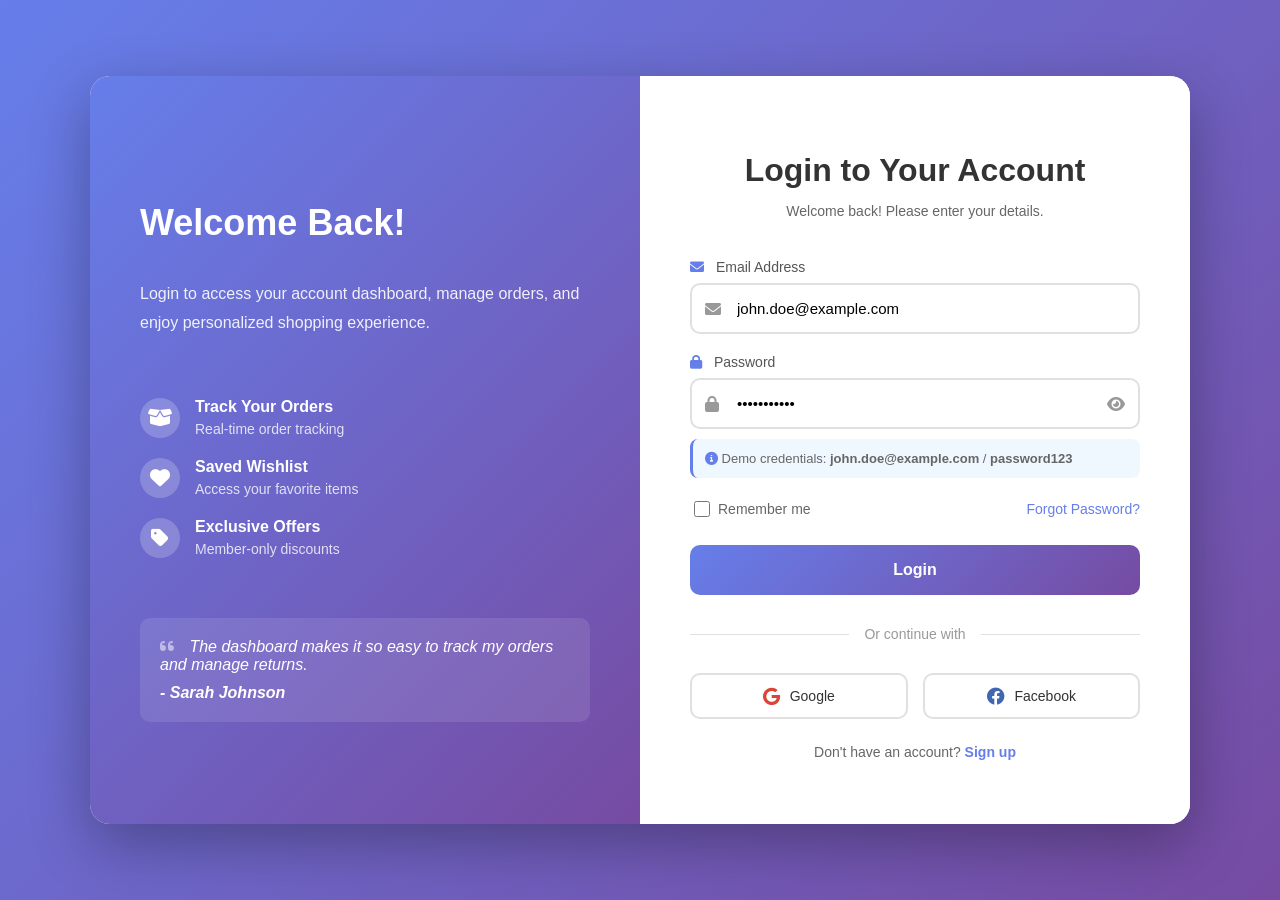
<file: account.html>
<!DOCTYPE html>
<html lang="en">
<head>
    <meta charset="UTF-8">
    <meta name="viewport" content="width=device-width, initial-scale=1.0">
    <title>My Account - APSE Shopping</title>
    <link rel="stylesheet" href="https://cdnjs.cloudflare.com/ajax/libs/font-awesome/6.0.0/css/all.min.css">
</head>
<body style="margin: 0; padding: 0; font-family: 'Segoe UI', Tahoma, Geneva, Verdana, sans-serif; background: #f8f9fa; min-height: 100vh;">

    <!-- Header -->
    <div style="background: white; box-shadow: 0 2px 10px rgba(0,0,0,0.1); position: sticky; top: 0; z-index: 100;">
        <div style="max-width: 1400px; margin: 0 auto; padding: 15px 30px; display: flex; align-items: center; justify-content: space-between;">
            <div onclick="window.location.href='index.html'" style="cursor: pointer;">
                <h1 style="margin: 0; font-size: 24px; background: linear-gradient(135deg, #667eea 0%, #764ba2 100%); -webkit-background-clip: text; -webkit-text-fill-color: transparent; background-clip: text;">
                    APSE <span style="font-weight: 300;">Account</span>
                </h1>
            </div>
            
            <div style="display: flex; gap: 30px; align-items: center;">
                <a href="index.html" style="color: #333; text-decoration: none; font-weight: 500;">Home</a>
                <a href="shop.html" style="color: #333; text-decoration: none; font-weight: 500;">Shop</a>
                <a href="orders.html" style="color: #333; text-decoration: none; font-weight: 500;">Orders</a>
            </div>
            
            <div style="display: flex; gap: 20px; align-items: center;">
                <a href="cart.html" style="position: relative; color: #333;">
                    <i class="fas fa-shopping-cart" style="font-size: 22px;"></i>
                    <span id="cartCount" style="position: absolute; top: -8px; right: -8px; background: #ff6b6b; color: white; font-size: 11px; width: 16px; height: 16px; border-radius: 50%; display: flex; align-items: center; justify-content: center;">0</span>
                </a>
                <button onclick="logout()" style="padding: 8px 20px; background: #ff6b6b; color: white; border: none; border-radius: 20px; cursor: pointer; font-weight: 500;">Logout</button>
            </div>
        </div>
    </div>

    <!-- Main Container -->
    <div style="max-width: 1400px; margin: 40px auto; padding: 0 30px;">
        
        <!-- Welcome Banner -->
        <div style="background: linear-gradient(135deg, #667eea 0%, #764ba2 100%); border-radius: 20px; padding: 40px; margin-bottom: 30px; color: white; position: relative; overflow: hidden;">
            <div style="position: absolute; top: -20px; right: -20px; width: 200px; height: 200px; background: rgba(255,255,255,0.1); border-radius: 50%;"></div>
            <div style="position: absolute; bottom: -20px; left: -20px; width: 150px; height: 150px; background: rgba(255,255,255,0.1); border-radius: 50%;"></div>
            
            <div style="display: flex; align-items: center; gap: 30px; position: relative;">
                <img id="userAvatar" src="" alt="Profile" style="width: 100px; height: 100px; border-radius: 50%; border: 4px solid white;">
                <div>
                    <h1 id="welcomeMessage" style="font-size: 36px; margin: 0 0 10px 0;">Welcome back!</h1>
                    <p id="userEmail" style="font-size: 18px; opacity: 0.9; margin: 0;">Member since <span id="joinDate"></span></p>
                </div>
            </div>
        </div>

        <!-- Dashboard Grid -->
        <div style="display: grid; grid-template-columns: 2fr 1fr; gap: 30px;">
            
            <!-- Left Column -->
            <div>
                <!-- Account Overview -->
                <div style="background: white; border-radius: 20px; padding: 30px; margin-bottom: 30px; box-shadow: 0 5px 15px rgba(0,0,0,0.05);">
                    <h2 style="margin: 0 0 20px 0; font-size: 24px;">Account Overview</h2>
                    
                    <div style="display: grid; grid-template-columns: repeat(3, 1fr); gap: 20px;">
                        <div style="text-align: center; padding: 20px; background: #f8f9fa; border-radius: 15px;">
                            <i class="fas fa-box" style="font-size: 32px; color: #667eea;"></i>
                            <h3 style="margin: 10px 0 5px 0; font-size: 28px;" id="orderCount">0</h3>
                            <p style="color: #666;">Total Orders</p>
                        </div>
                        
                        <div style="text-align: center; padding: 20px; background: #f8f9fa; border-radius: 15px;">
                            <i class="fas fa-heart" style="font-size: 32px; color: #ff6b6b;"></i>
                            <h3 style="margin: 10px 0 5px 0; font-size: 28px;" id="wishlistCount">0</h3>
                            <p style="color: #666;">Wishlist Items</p>
                        </div>
                        
                        <div style="text-align: center; padding: 20px; background: #f8f9fa; border-radius: 15px;">
                            <i class="fas fa-tag" style="font-size: 32px; color: #f39c12;"></i>
                            <h3 style="margin: 10px 0 5px 0; font-size: 28px;" id="pointsEarned">0</h3>
                            <p style="color: #666;">Loyalty Points</p>
                        </div>
                    </div>
                </div>

                <!-- Recent Orders -->
                <div style="background: white; border-radius: 20px; padding: 30px; margin-bottom: 30px; box-shadow: 0 5px 15px rgba(0,0,0,0.05);">
                    <div style="display: flex; justify-content: space-between; align-items: center; margin-bottom: 20px;">
                        <h2 style="margin: 0; font-size: 24px;">Recent Orders</h2>
                        <a href="orders.html" style="color: #667eea; text-decoration: none;">View All →</a>
                    </div>
                    
                    <div id="recentOrders">
                        <!-- Orders will be loaded here -->
                    </div>
                </div>

                <!-- Wishlist Preview -->
                <div style="background: white; border-radius: 20px; padding: 30px; box-shadow: 0 5px 15px rgba(0,0,0,0.05);">
                    <div style="display: flex; justify-content: space-between; align-items: center; margin-bottom: 20px;">
                        <h2 style="margin: 0; font-size: 24px;">Wishlist</h2>
                        <a href="wishlist.html" style="color: #667eea; text-decoration: none;">View All →</a>
                    </div>
                    
                    <div id="wishlistPreview" style="display: grid; grid-template-columns: repeat(3, 1fr); gap: 15px;">
                        <!-- Wishlist items will be loaded here -->
                    </div>
                </div>
            </div>

            <!-- Right Column -->
            <div>
                <!-- Profile Information -->
                <div style="background: white; border-radius: 20px; padding: 30px; margin-bottom: 30px; box-shadow: 0 5px 15px rgba(0,0,0,0.05);">
                    <h2 style="margin: 0 0 20px 0; font-size: 24px;">Profile Information</h2>
                    
                    <div id="profileInfo">
                        <!-- Profile info will be loaded here -->
                    </div>
                    
                    <button onclick="editProfile()" style="width: 100%; padding: 15px; background: #667eea; color: white; border: none; border-radius: 10px; font-size: 16px; font-weight: 600; cursor: pointer; margin-top: 20px;">
                        <i class="fas fa-edit"></i> Edit Profile
                    </button>
                </div>

                <!-- Default Address -->
                <div style="background: white; border-radius: 20px; padding: 30px; margin-bottom: 30px; box-shadow: 0 5px 15px rgba(0,0,0,0.05);">
                    <div style="display: flex; justify-content: space-between; align-items: center; margin-bottom: 20px;">
                        <h2 style="margin: 0; font-size: 24px;">Default Address</h2>
                        <button onclick="addAddress()" style="background: none; border: none; color: #667eea; cursor: pointer;">+ Add</button>
                    </div>
                    
                    <div id="defaultAddress">
                        <!-- Address will be loaded here -->
                    </div>
                </div>

                <!-- Payment Methods -->
                <div style="background: white; border-radius: 20px; padding: 30px; box-shadow: 0 5px 15px rgba(0,0,0,0.05);">
                    <div style="display: flex; justify-content: space-between; align-items: center; margin-bottom: 20px;">
                        <h2 style="margin: 0; font-size: 24px;">Payment Methods</h2>
                        <button onclick="addPayment()" style="background: none; border: none; color: #667eea; cursor: pointer;">+ Add</button>
                    </div>
                    
                    <div id="paymentMethods">
                        <!-- Payment methods will be loaded here -->
                    </div>
                </div>
            </div>
        </div>
    </div>

    <!-- Edit Profile Modal -->
    <div id="editProfileModal" style="display: none; position: fixed; top: 0; left: 0; right: 0; bottom: 0; background: rgba(0,0,0,0.5); align-items: center; justify-content: center; z-index: 1000;">
        <div style="background: white; border-radius: 20px; padding: 40px; width: 90%; max-width: 500px; max-height: 90vh; overflow-y: auto;">
            <h2 style="margin: 0 0 20px 0;">Edit Profile</h2>
            
            <form onsubmit="updateProfile(event)">
                <div style="margin-bottom: 15px;">
                    <label style="display: block; margin-bottom: 5px;">First Name</label>
                    <input type="text" id="editFirstName" style="width: 100%; padding: 12px; border: 2px solid #e0e0e0; border-radius: 10px;">
                </div>
                
                <div style="margin-bottom: 15px;">
                    <label style="display: block; margin-bottom: 5px;">Last Name</label>
                    <input type="text" id="editLastName" style="width: 100%; padding: 12px; border: 2px solid #e0e0e0; border-radius: 10px;">
                </div>
                
                <div style="margin-bottom: 15px;">
                    <label style="display: block; margin-bottom: 5px;">Email</label>
                    <input type="email" id="editEmail" style="width: 100%; padding: 12px; border: 2px solid #e0e0e0; border-radius: 10px;">
                </div>
                
                <div style="margin-bottom: 15px;">
                    <label style="display: block; margin-bottom: 5px;">Phone</label>
                    <input type="tel" id="editPhone" style="width: 100%; padding: 12px; border: 2px solid #e0e0e0; border-radius: 10px;">
                </div>
                
                <div style="display: flex; gap: 15px; margin-top: 25px;">
                    <button type="submit" style="flex: 1; padding: 15px; background: #667eea; color: white; border: none; border-radius: 10px; cursor: pointer;">Save Changes</button>
                    <button type="button" onclick="closeEditModal()" style="flex: 1; padding: 15px; background: #f0f0f0; border: none; border-radius: 10px; cursor: pointer;">Cancel</button>
                </div>
            </form>
        </div>
    </div>

    <!-- Toast Notification -->
    <div id="toast" style="visibility: hidden; min-width: 250px; background: #333; color: white; text-align: center; border-radius: 10px; padding: 16px; position: fixed; z-index: 1001; left: 50%; bottom: 30px; transform: translateX(-50%); box-shadow: 0 5px 15px rgba(0,0,0,0.3);"></div>

    <script>
        let currentUser = null;

        // Check authentication
        document.addEventListener('DOMContentLoaded', () => {
            // Check for logged in user
            const session = localStorage.getItem('currentUser') || sessionStorage.getItem('currentUser');
            
            if (!session) {
                // Redirect to login if not authenticated
                window.location.href = 'login.html';
                return;
            }
            
            currentUser = JSON.parse(session).user;
            loadUserData();
            updateCartCount();
        });

        // Load user data
        function loadUserData() {
            // Update welcome message
            document.getElementById('welcomeMessage').textContent = `Welcome back, ${currentUser.firstName}!`;
            document.getElementById('userEmail').textContent = currentUser.email;
            document.getElementById('userAvatar').src = currentUser.avatar || 'https://randomuser.me/api/portraits/lego/1.jpg';
            document.getElementById('joinDate').textContent = new Date(currentUser.joinDate).toLocaleDateString('en-US', { year: 'numeric', month: 'long' });
            
            // Update stats
            document.getElementById('orderCount').textContent = currentUser.orders?.length || 0;
            document.getElementById('wishlistCount').textContent = currentUser.wishlist?.length || 0;
            document.getElementById('pointsEarned').textContent = Math.floor((currentUser.orders?.length || 0) * 100) || 0;
            
            // Load recent orders
            loadRecentOrders();
            
            // Load wishlist preview
            loadWishlistPreview();
            
            // Load profile info
            loadProfileInfo();
            
            // Load address
            loadDefaultAddress();
            
            // Load payment methods
            loadPaymentMethods();
        }

        // Load recent orders
        function loadRecentOrders() {
            const orders = currentUser.orders || [];
            const container = document.getElementById('recentOrders');
            
            if (orders.length === 0) {
                container.innerHTML = `
                    <div style="text-align: center; padding: 40px;">
                        <i class="fas fa-box-open" style="font-size: 48px; color: #e0e0e0;"></i>
                        <p style="color: #666; margin-top: 15px;">No orders yet</p>
                        <a href="shop.html" style="color: #667eea;">Start Shopping →</a>
                    </div>
                `;
                return;
            }
            
            // Show last 3 orders
            const recentOrders = orders.slice(-3).reverse();
            container.innerHTML = recentOrders.map(order => `
                <div style="display: flex; justify-content: space-between; align-items: center; padding: 15px; border-bottom: 1px solid #f0f0f0;">
                    <div>
                        <div style="font-weight: 600;">${order.id}</div>
                        <div style="color: #666; font-size: 12px;">${new Date(order.date).toLocaleDateString()}</div>
                    </div>
                    <div>
                        <span style="font-weight: 600;">$${order.total}</span>
                        <span style="color: #27ae60; margin-left: 15px; font-size: 12px;">${order.status}</span>
                    </div>
                </div>
            `).join('');
        }

        // Load wishlist preview
        function loadWishlistPreview() {
            const wishlist = currentUser.wishlist || [];
            const container = document.getElementById('wishlistPreview');
            
            if (wishlist.length === 0) {
                container.innerHTML = `
                    <div style="grid-column: span 3; text-align: center; padding: 30px;">
                        <i class="fas fa-heart" style="font-size: 32px; color: #e0e0e0;"></i>
                        <p style="color: #666;">Wishlist empty</p>
                    </div>
                `;
                return;
            }
            
            // Show first 3 wishlist items (in real app, fetch product details)
            container.innerHTML = wishlist.slice(0, 3).map(item => `
                <div style="text-align: center;">
                    <div style="width: 80px; height: 80px; background: #f0f0f0; border-radius: 10px; margin: 0 auto;"></div>
                    <p style="font-size: 12px; margin-top: 5px;">Product ${item}</p>
                </div>
            `).join('');
        }

        // Load profile info
        function loadProfileInfo() {
            const container = document.getElementById('profileInfo');
            
            container.innerHTML = `
                <div style="margin-bottom: 15px;">
                    <label style="color: #666; font-size: 12px;">Full Name</label>
                    <p style="margin: 5px 0 0 0; font-weight: 600;">${currentUser.firstName} ${currentUser.lastName}</p>
                </div>
                <div style="margin-bottom: 15px;">
                    <label style="color: #666; font-size: 12px;">Email Address</label>
                    <p style="margin: 5px 0 0 0;">${currentUser.email}</p>
                </div>
                <div style="margin-bottom: 15px;">
                    <label style="color: #666; font-size: 12px;">Phone Number</label>
                    <p style="margin: 5px 0 0 0;">${currentUser.phone || 'Not provided'}</p>
                </div>
                <div>
                    <label style="color: #666; font-size: 12px;">Member Since</label>
                    <p style="margin: 5px 0 0 0;">${new Date(currentUser.joinDate).toLocaleDateString('en-US', { year: 'numeric', month: 'long', day: 'numeric' })}</p>
                </div>
            `;
        }

        // Load default address
        function loadDefaultAddress() {
            const addresses = currentUser.addresses || [];
            const defaultAddr = addresses.find(a => a.isDefault) || addresses[0];
            const container = document.getElementById('defaultAddress');
            
            if (!defaultAddr) {
                container.innerHTML = `
                    <p style="color: #666; text-align: center; padding: 20px;">No address saved</p>
                `;
                return;
            }
            
            container.innerHTML = `
                <div style="background: #f8f9fa; padding: 15px; border-radius: 10px;">
                    <div style="display: flex; justify-content: space-between; margin-bottom: 5px;">
                        <span style="font-weight: 600;">${defaultAddr.type?.toUpperCase() || 'HOME'}</span>
                        ${defaultAddr.isDefault ? '<span style="background: #27ae60; color: white; padding: 2px 8px; border-radius: 12px; font-size: 11px;">Default</span>' : ''}
                    </div>
                    <p style="margin: 5px 0; color: #666;">${defaultAddr.street}</p>
                    <p style="margin: 5px 0; color: #666;">${defaultAddr.city}, ${defaultAddr.state} ${defaultAddr.zip}</p>
                </div>
            `;
        }

        // Load payment methods
        function loadPaymentMethods() {
            const payments = currentUser.paymentMethods || [];
            const container = document.getElementById('paymentMethods');
            
            if (payments.length === 0) {
                container.innerHTML = `
                    <p style="color: #666; text-align: center; padding: 20px;">No payment methods</p>
                `;
                return;
            }
            
            container.innerHTML = payments.map(p => `
                <div style="display: flex; align-items: center; justify-content: space-between; padding: 10px; background: #f8f9fa; border-radius: 10px; margin-bottom: 10px;">
                    <div style="display: flex; align-items: center; gap: 10px;">
                        <i class="fab fa-cc-${p.type}" style="font-size: 24px;"></i>
                        <div>
                            <div style="font-weight: 600;">•••• •••• •••• ${p.last4}</div>
                            <div style="font-size: 12px; color: #666;">Expires ${p.expiry}</div>
                        </div>
                    </div>
                    ${p.isDefault ? '<span style="background: #27ae60; color: white; padding: 2px 8px; border-radius: 12px; font-size: 11px;">Default</span>' : ''}
                </div>
            `).join('');
        }

        // Edit profile
        function editProfile() {
            document.getElementById('editFirstName').value = currentUser.firstName || '';
            document.getElementById('editLastName').value = currentUser.lastName || '';
            document.getElementById('editEmail').value = currentUser.email || '';
            document.getElementById('editPhone').value = currentUser.phone || '';
            
            document.getElementById('editProfileModal').style.display = 'flex';
        }

        // Update profile
        function updateProfile(event) {
            event.preventDefault();
            
            const firstName = document.getElementById('editFirstName').value;
            const lastName = document.getElementById('editLastName').value;
            const email = document.getElementById('editEmail').value;
            const phone = document.getElementById('editPhone').value;
            
            // Update user in localStorage
            const users = JSON.parse(localStorage.getItem('users')) || [];
            const userIndex = users.findIndex(u => u.id === currentUser.id);
            
            if (userIndex !== -1) {
                users[userIndex] = {
                    ...users[userIndex],
                    firstName,
                    lastName,
                    email,
                    phone
                };
                
                localStorage.setItem('users', JSON.stringify(users));
                
                // Update session
                const session = JSON.parse(localStorage.getItem('currentUser') || sessionStorage.getItem('currentUser'));
                session.user = users[userIndex];
                
                if (localStorage.getItem('currentUser')) {
                    localStorage.setItem('currentUser', JSON.stringify(session));
                } else {
                    sessionStorage.setItem('currentUser', JSON.stringify(session));
                }
                
                currentUser = users[userIndex];
                loadUserData();
                closeEditModal();
                showToast('Profile updated successfully!', 'success');
            }
        }

        // Close edit modal
        function closeEditModal() {
            document.getElementById('editProfileModal').style.display = 'none';
        }

        // Add address (placeholder)
        function addAddress() {
            showToast('Address management coming soon!', 'info');
        }

        // Add payment (placeholder)
        function addPayment() {
            showToast('Payment method management coming soon!', 'info');
        }

        // Update cart count
        function updateCartCount() {
            const cart = JSON.parse(localStorage.getItem('cart')) || [];
            const count = cart.reduce((sum, item) => sum + item.quantity, 0);
            document.getElementById('cartCount').textContent = count;
        }

        // Logout
        function logout() {
            localStorage.removeItem('currentUser');
            sessionStorage.removeItem('currentUser');
            showToast('Logged out successfully', 'success');
            setTimeout(() => {
                window.location.href = 'index.html';
            }, 1500);
        }

        // Show toast
        function showToast(message, type) {
            const toast = document.getElementById('toast');
            toast.textContent = message;
            toast.style.background = type === 'success' ? '#4CAF50' : type === 'error' ? '#f44336' : '#ff9800';
            toast.className = 'show';
            
            setTimeout(() => {
                toast.className = toast.className.replace('show', '');
            }, 3000);
        }

        // Close modal when clicking outside
        window.onclick = function(event) {
            const modal = document.getElementById('editProfileModal');
            if (event.target === modal) {
                closeEditModal();
            }
        };
    </script>

    <style>
        #toast.show {
            visibility: visible;
            animation: fadeIn 0.5s, fadeOut 0.5s 2.5s;
        }
        
        @keyframes fadeIn {
            from {bottom: 0; opacity: 0;}
            to {bottom: 30px; opacity: 1;}
        }
        
        @keyframes fadeOut {
            from {bottom: 30px; opacity: 1;}
            to {bottom: 0; opacity: 0;}
        }
    </style>
</body>
</html>
</file>
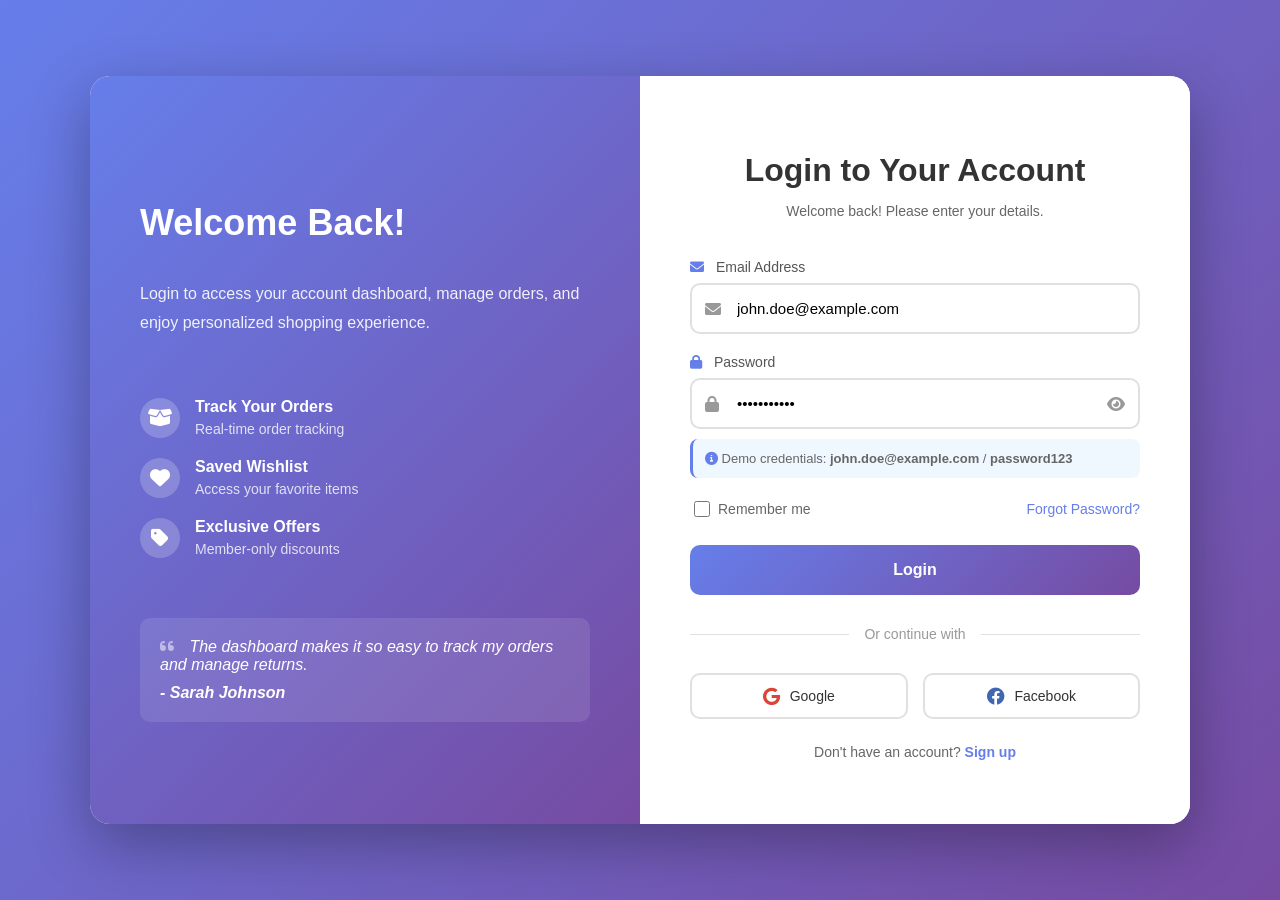
<file: login.html>
<!DOCTYPE html>
<html lang="en">
<head>
    <meta charset="UTF-8">
    <meta name="viewport" content="width=device-width, initial-scale=1.0">
    <title>Login - APSE Shopping</title>
    <link rel="stylesheet" href="https://cdnjs.cloudflare.com/ajax/libs/font-awesome/6.0.0/css/all.min.css">
</head>
<body style="margin: 0; padding: 0; font-family: 'Segoe UI', Tahoma, Geneva, Verdana, sans-serif; background: linear-gradient(135deg, #667eea 0%, #764ba2 100%); min-height: 100vh; display: flex; align-items: center; justify-content: center;">

    <!-- Main Container -->
    <div style="max-width: 1100px; width: 90%; margin: 20px auto; display: grid; grid-template-columns: 1fr 1fr; background: white; border-radius: 20px; overflow: hidden; box-shadow: 0 20px 60px rgba(0,0,0,0.3); animation: slideIn 0.5s ease;">
        
        <!-- Left Side - Welcome Section -->
        <div style="background: linear-gradient(135deg, #667eea 0%, #764ba2 100%); padding: 50px; color: white; display: flex; flex-direction: column; justify-content: center;">
            <h1 style="font-size: 36px; margin-bottom: 20px; font-weight: 700;">Welcome Back!</h1>
            <p style="font-size: 16px; line-height: 1.8; margin-bottom: 30px; opacity: 0.9;">Login to access your account dashboard, manage orders, and enjoy personalized shopping experience.</p>
            
            <!-- Benefits List -->
            <div style="margin-top: 30px;">
                <div style="display: flex; align-items: center; margin-bottom: 20px; animation: slideRight 0.5s ease 0.2s both;">
                    <div style="width: 40px; height: 40px; background: rgba(255,255,255,0.2); border-radius: 50%; display: flex; align-items: center; justify-content: center; margin-right: 15px;">
                        <i class="fas fa-box-open" style="font-size: 20px;"></i>
                    </div>
                    <div>
                        <h4 style="margin: 0 0 5px 0; font-size: 16px;">Track Your Orders</h4>
                        <p style="margin: 0; font-size: 14px; opacity: 0.8;">Real-time order tracking</p>
                    </div>
                </div>
                
                <div style="display: flex; align-items: center; margin-bottom: 20px; animation: slideRight 0.5s ease 0.4s both;">
                    <div style="width: 40px; height: 40px; background: rgba(255,255,255,0.2); border-radius: 50%; display: flex; align-items: center; justify-content: center; margin-right: 15px;">
                        <i class="fas fa-heart" style="font-size: 20px;"></i>
                    </div>
                    <div>
                        <h4 style="margin: 0 0 5px 0; font-size: 16px;">Saved Wishlist</h4>
                        <p style="margin: 0; font-size: 14px; opacity: 0.8;">Access your favorite items</p>
                    </div>
                </div>
                
                <div style="display: flex; align-items: center; margin-bottom: 20px; animation: slideRight 0.5s ease 0.6s both;">
                    <div style="width: 40px; height: 40px; background: rgba(255,255,255,0.2); border-radius: 50%; display: flex; align-items: center; justify-content: center; margin-right: 15px;">
                        <i class="fas fa-tag" style="font-size: 20px;"></i>
                    </div>
                    <div>
                        <h4 style="margin: 0 0 5px 0; font-size: 16px;">Exclusive Offers</h4>
                        <p style="margin: 0; font-size: 14px; opacity: 0.8;">Member-only discounts</p>
                    </div>
                </div>
            </div>
            
            <!-- Testimonial -->
            <div style="margin-top: 40px; padding: 20px; background: rgba(255,255,255,0.1); border-radius: 10px; font-style: italic;">
                <i class="fas fa-quote-left" style="opacity: 0.5; margin-right: 10px;"></i>
                The dashboard makes it so easy to track my orders and manage returns.
                <div style="margin-top: 10px; font-weight: 600;">- Sarah Johnson</div>
            </div>
        </div>
        
        <!-- Right Side - Login Form -->
        <div style="padding: 50px; background: white;">
            <div style="text-align: center; margin-bottom: 40px;">
                <h2 style="font-size: 32px; color: #333; margin-bottom: 10px;">Login to Your Account</h2>
                <p style="color: #666; font-size: 14px;">Welcome back! Please enter your details.</p>
            </div>
            
            <!-- Login Form -->
            <form id="loginForm" onsubmit="handleLogin(event)">
                <!-- Email Field -->
                <div style="margin-bottom: 20px;">
                    <label style="display: block; margin-bottom: 8px; color: #555; font-weight: 500; font-size: 14px;">
                        <i class="fas fa-envelope" style="margin-right: 8px; color: #667eea;"></i>
                        Email Address
                    </label>
                    <div style="position: relative;">
                        <input 
                            type="email" 
                            id="email"
                            value="john.doe@example.com"
                            placeholder="Enter your email"
                            style="width: 100%; padding: 15px 15px 15px 45px; border: 2px solid #e0e0e0; border-radius: 10px; font-size: 15px; transition: all 0.3s; outline: none; box-sizing: border-box;"
                            onfocus="this.style.borderColor='#667eea'"
                            onblur="this.style.borderColor='#e0e0e0'"
                            required
                        >
                        <i class="fas fa-envelope" style="position: absolute; left: 15px; top: 50%; transform: translateY(-50%); color: #999;"></i>
                    </div>
                    <div id="emailError" style="color: #e74c3c; font-size: 12px; margin-top: 5px; display: none;"></div>
                </div>
                
                <!-- Password Field -->
                <div style="margin-bottom: 10px;">
                    <label style="display: block; margin-bottom: 8px; color: #555; font-weight: 500; font-size: 14px;">
                        <i class="fas fa-lock" style="margin-right: 8px; color: #667eea;"></i>
                        Password
                    </label>
                    <div style="position: relative;">
                        <input 
                            type="password" 
                            id="password"
                            value="password123"
                            placeholder="Enter your password"
                            style="width: 100%; padding: 15px 45px 15px 45px; border: 2px solid #e0e0e0; border-radius: 10px; font-size: 15px; transition: all 0.3s; outline: none; box-sizing: border-box;"
                            onfocus="this.style.borderColor='#667eea'"
                            onblur="this.style.borderColor='#e0e0e0'"
                            required
                        >
                        <i class="fas fa-lock" style="position: absolute; left: 15px; top: 50%; transform: translateY(-50%); color: #999;"></i>
                        <i 
                            class="fas fa-eye" 
                            id="togglePassword"
                            style="position: absolute; right: 15px; top: 50%; transform: translateY(-50%); color: #999; cursor: pointer;"
                            onclick="togglePasswordVisibility()"
                        ></i>
                    </div>
                    <div id="passwordError" style="color: #e74c3c; font-size: 12px; margin-top: 5px; display: none;"></div>
                </div>
                
                <!-- Demo Credentials Hint -->
                <div style="background: #f0f8ff; padding: 12px; border-radius: 8px; margin-bottom: 20px; border-left: 3px solid #667eea;">
                    <p style="margin: 0; font-size: 13px; color: #666;">
                        <i class="fas fa-info-circle" style="color: #667eea;"></i> 
                        Demo credentials: <strong>john.doe@example.com</strong> / <strong>password123</strong>
                    </p>
                </div>
                
                <!-- Remember Me & Forgot Password -->
                <div style="display: flex; justify-content: space-between; align-items: center; margin-bottom: 25px;">
                    <label style="display: flex; align-items: center; color: #666; font-size: 14px; cursor: pointer;">
                        <input 
                            type="checkbox" 
                            id="remember"
                            style="margin-right: 8px; width: 16px; height: 16px; cursor: pointer; accent-color: #667eea;"
                        >
                        Remember me
                    </label>
                    <a 
                        href="#" 
                        style="color: #667eea; text-decoration: none; font-size: 14px; font-weight: 500;"
                        onmouseover="this.style.textDecoration='underline'"
                        onmouseout="this.style.textDecoration='none'"
                        onclick="showForgotPassword(event)"
                    >
                        Forgot Password?
                    </a>
                </div>
                
                <!-- Login Button -->
                <button 
                    type="submit"
                    style="width: 100%; padding: 16px; background: linear-gradient(135deg, #667eea 0%, #764ba2 100%); color: white; border: none; border-radius: 10px; font-size: 16px; font-weight: 600; cursor: pointer; transition: all 0.3s; position: relative; overflow: hidden;"
                    onmouseover="this.style.transform='translateY(-2px)'; this.style.boxShadow='0 10px 25px rgba(102,126,234,0.4)'"
                    onmouseout="this.style.transform='translateY(0)'; this.style.boxShadow='none'"
                >
                    <span id="buttonText">Login</span>
                    <span id="buttonSpinner" style="display: none; position: absolute; right: 20px; top: 50%; transform: translateY(-50%);">
                        <i class="fas fa-spinner fa-spin"></i>
                    </span>
                </button>
                
                <!-- Social Login -->
                <div style="position: relative; text-align: center; margin: 30px 0;">
                    <span style="background: white; padding: 0 15px; color: #999; font-size: 14px; position: relative; z-index: 1;">Or continue with</span>
                    <div style="position: absolute; top: 50%; left: 0; right: 0; height: 1px; background: #e0e0e0; z-index: 0;"></div>
                </div>
                
                <div style="display: grid; grid-template-columns: 1fr 1fr; gap: 15px;">
                    <button 
                        type="button"
                        onclick="handleSocialLogin('google')"
                        style="padding: 12px; background: white; border: 2px solid #e0e0e0; border-radius: 10px; font-size: 14px; font-weight: 500; color: #333; cursor: pointer; transition: all 0.3s; display: flex; align-items: center; justify-content: center; gap: 10px;"
                        onmouseover="this.style.borderColor='#DB4437'"
                        onmouseout="this.style.borderColor='#e0e0e0'"
                    >
                        <i class="fab fa-google" style="color: #DB4437; font-size: 18px;"></i>
                        Google
                    </button>
                    
                    <button 
                        type="button"
                        onclick="handleSocialLogin('facebook')"
                        style="padding: 12px; background: white; border: 2px solid #e0e0e0; border-radius: 10px; font-size: 14px; font-weight: 500; color: #333; cursor: pointer; transition: all 0.3s; display: flex; align-items: center; justify-content: center; gap: 10px;"
                        onmouseover="this.style.borderColor='#4267B2'"
                        onmouseout="this.style.borderColor='#e0e0e0'"
                    >
                        <i class="fab fa-facebook" style="color: #4267B2; font-size: 18px;"></i>
                        Facebook
                    </button>
                </div>
                
                <!-- Sign Up Link -->
                <p style="text-align: center; margin-top: 25px; color: #666; font-size: 14px;">
                    Don't have an account? 
                    <a 
                        href="register.html" 
                        style="color: #667eea; text-decoration: none; font-weight: 600;"
                        onmouseover="this.style.textDecoration='underline'"
                        onmouseout="this.style.textDecoration='none'"
                    >
                        Sign up
                    </a>
                </p>
            </form>
        </div>
    </div>

    <!-- Forgot Password Modal -->
    <div id="forgotModal" style="display: none; position: fixed; top: 0; left: 0; right: 0; bottom: 0; background: rgba(0,0,0,0.5); align-items: center; justify-content: center; z-index: 1000;">
        <div style="background: white; padding: 40px; border-radius: 20px; width: 90%; max-width: 400px; position: relative; animation: modalSlide 0.3s ease;">
            <button onclick="hideForgotModal()" style="position: absolute; top: 20px; right: 20px; background: none; border: none; font-size: 20px; cursor: pointer; color: #999;">&times;</button>
            <h3 style="font-size: 24px; margin-bottom: 10px; color: #333;">Reset Password</h3>
            <p style="color: #666; margin-bottom: 25px;">Enter your email and we'll send you a reset link.</p>
            
            <input 
                type="email" 
                id="resetEmail"
                placeholder="Enter your email"
                style="width: 100%; padding: 15px; border: 2px solid #e0e0e0; border-radius: 10px; margin-bottom: 20px; font-size: 15px; box-sizing: border-box;"
                onfocus="this.style.borderColor='#667eea'"
                onblur="this.style.borderColor='#e0e0e0'"
            >
            
            <button 
                onclick="sendResetLink()"
                style="width: 100%; padding: 15px; background: linear-gradient(135deg, #667eea 0%, #764ba2 100%); color: white; border: none; border-radius: 10px; font-size: 16px; font-weight: 600; cursor: pointer;"
                onmouseover="this.style.opacity='0.9'"
                onmouseout="this.style.opacity='1'"
            >
                Send Reset Link
            </button>
        </div>
    </div>

    <!-- Toast Notification -->
    <div id="toast" style="visibility: hidden; min-width: 250px; background: #333; color: white; text-align: center; border-radius: 10px; padding: 16px; position: fixed; z-index: 1001; left: 50%; bottom: 30px; transform: translateX(-50%); box-shadow: 0 5px 15px rgba(0,0,0,0.3);"></div>

    <style>
        @keyframes slideIn {
            from {
                opacity: 0;
                transform: translateY(30px);
            }
            to {
                opacity: 1;
                transform: translateY(0);
            }
        }
        
        @keyframes slideRight {
            from {
                opacity: 0;
                transform: translateX(-30px);
            }
            to {
                opacity: 1;
                transform: translateX(0);
            }
        }
        
        @keyframes modalSlide {
            from {
                opacity: 0;
                transform: translateY(-50px);
            }
            to {
                opacity: 1;
                transform: translateY(0);
            }
        }
        
        @keyframes shake {
            0%, 100% { transform: translateX(0); }
            10%, 30%, 50%, 70%, 90% { transform: translateX(-5px); }
            20%, 40%, 60%, 80% { transform: translateX(5px); }
        }
        
        .shake {
            animation: shake 0.5s ease;
        }
        
        #toast.show {
            visibility: visible;
            animation: fadeIn 0.5s, fadeOut 0.5s 2.5s;
        }
        
        @keyframes fadeIn {
            from {bottom: 0; opacity: 0;}
            to {bottom: 30px; opacity: 1;}
        }
        
        @keyframes fadeOut {
            from {bottom: 30px; opacity: 1;}
            to {bottom: 0; opacity: 0;}
        }
        
        @media (max-width: 768px) {
            div[style*="grid-template-columns: 1fr 1fr"] {
                grid-template-columns: 1fr !important;
            }
            div[style*="background: linear-gradient(135deg, #667eea 0%, #764ba2 100%)"] {
                display: none;
            }
        }
    </style>

    <script>
        // User database (in real app, this would be on server)
        const users = JSON.parse(localStorage.getItem('users')) || [
            {
                id: 1,
                firstName: 'John',
                lastName: 'Doe',
                email: 'john.doe@example.com',
                password: 'password123',
                avatar: 'https://randomuser.me/api/portraits/men/1.jpg',
                joinDate: '2024-01-15',
                orders: [
                    { id: 'ORD-001', date: '2024-02-01', total: 299.99, status: 'delivered' },
                    { id: 'ORD-002', date: '2024-02-15', total: 149.99, status: 'shipped' }
                ],
                wishlist: [1, 3, 5],
                addresses: [
                    {
                        type: 'home',
                        street: '123 Main St',
                        city: 'New York',
                        state: 'NY',
                        zip: '10001',
                        isDefault: true
                    }
                ],
                paymentMethods: [
                    {
                        type: 'visa',
                        last4: '4242',
                        expiry: '12/25',
                        isDefault: true
                    }
                ]
            }
        ];

        // Save default users if not exists
        if (!localStorage.getItem('users')) {
            localStorage.setItem('users', JSON.stringify(users));
        }

        // Toggle password visibility
        function togglePasswordVisibility() {
            const passwordInput = document.getElementById('password');
            const toggleIcon = document.getElementById('togglePassword');
            
            if (passwordInput.type === 'password') {
                passwordInput.type = 'text';
                toggleIcon.classList.remove('fa-eye');
                toggleIcon.classList.add('fa-eye-slash');
            } else {
                passwordInput.type = 'password';
                toggleIcon.classList.remove('fa-eye-slash');
                toggleIcon.classList.add('fa-eye');
            }
        }

        // Show forgot password modal
        function showForgotPassword(event) {
            event.preventDefault();
            document.getElementById('forgotModal').style.display = 'flex';
        }

        // Hide forgot password modal
        function hideForgotModal() {
            document.getElementById('forgotModal').style.display = 'none';
        }

        // Send reset link
        function sendResetLink() {
            const email = document.getElementById('resetEmail').value;
            
            if (!email || !validateEmail(email)) {
                showToast('Please enter a valid email address', 'error');
                return;
            }
            
            // Check if email exists
            const users = JSON.parse(localStorage.getItem('users')) || [];
            const user = users.find(u => u.email === email);
            
            if (user) {
                showToast('Reset link sent to your email!', 'success');
                setTimeout(() => {
                    hideForgotModal();
                }, 2000);
            } else {
                showToast('Email not found in our system', 'error');
            }
        }

        // Validate email
        function validateEmail(email) {
            const re = /^[^\s@]+@[^\s@]+\.[^\s@]+$/;
            return re.test(email);
        }

        // Show toast notification
        function showToast(message, type) {
            const toast = document.getElementById('toast');
            toast.textContent = message;
            toast.style.background = type === 'success' ? '#4CAF50' : type === 'error' ? '#f44336' : '#ff9800';
            toast.className = 'show';
            
            setTimeout(() => {
                toast.className = toast.className.replace('show', '');
            }, 3000);
        }

        // Handle login form submission
        function handleLogin(event) {
            event.preventDefault();
            
            const email = document.getElementById('email').value;
            const password = document.getElementById('password').value;
            const remember = document.getElementById('remember').checked;
            const button = event.target.querySelector('button[type="submit"]');
            const buttonText = document.getElementById('buttonText');
            const buttonSpinner = document.getElementById('buttonSpinner');
            let isValid = true;
            
            // Reset errors
            document.getElementById('emailError').style.display = 'none';
            document.getElementById('passwordError').style.display = 'none';
            document.getElementById('email').style.borderColor = '#e0e0e0';
            document.getElementById('password').style.borderColor = '#e0e0e0';
            
            // Validate email
            if (!email) {
                document.getElementById('emailError').textContent = 'Email is required';
                document.getElementById('emailError').style.display = 'block';
                document.getElementById('email').style.borderColor = '#e74c3c';
                isValid = false;
            } else if (!validateEmail(email)) {
                document.getElementById('emailError').textContent = 'Please enter a valid email';
                document.getElementById('emailError').style.display = 'block';
                document.getElementById('email').style.borderColor = '#e74c3c';
                isValid = false;
            }
            
            // Validate password
            if (!password) {
                document.getElementById('passwordError').textContent = 'Password is required';
                document.getElementById('passwordError').style.display = 'block';
                document.getElementById('password').style.borderColor = '#e74c3c';
                isValid = false;
            }
            
            if (!isValid) {
                document.querySelector('.login-container')?.classList.add('shake');
                setTimeout(() => {
                    document.querySelector('.login-container')?.classList.remove('shake');
                }, 500);
                return;
            }
            
            // Show loading state
            buttonText.textContent = 'Logging in...';
            buttonSpinner.style.display = 'inline';
            button.disabled = true;
            button.style.opacity = '0.7';
            
            // Simulate API call
            setTimeout(() => {
                // Get users from localStorage
                const users = JSON.parse(localStorage.getItem('users')) || [];
                
                // Find user
                const user = users.find(u => u.email === email && u.password === password);
                
                if (user) {
                    // Remove password before storing in session
                    const { password, ...userWithoutPassword } = user;
                    
                    // Create session
                    const session = {
                        user: userWithoutPassword,
                        token: 'token_' + Math.random().toString(36).substr(2, 9),
                        loginTime: new Date().toISOString(),
                        remember: remember
                    };
                    
                    // Store session
                    if (remember) {
                        localStorage.setItem('currentUser', JSON.stringify(session));
                    } else {
                        sessionStorage.setItem('currentUser', JSON.stringify(session));
                    }
                    
                    showToast('Login successful! Redirecting to dashboard...', 'success');
                    
                    // Redirect to account dashboard
                    setTimeout(() => {
                        window.location.href = 'account.html';
                    }, 1500);
                } else {
                    showToast('Invalid email or password', 'error');
                    
                    // Reset button
                    buttonText.textContent = 'Login';
                    buttonSpinner.style.display = 'none';
                    button.disabled = false;
                    button.style.opacity = '1';
                }
            }, 1500);
        }

        // Handle social login
        function handleSocialLogin(provider) {
            showToast(`Logging in with ${provider}...`, 'info');
            
            // Simulate social login
            setTimeout(() => {
                // Create social user
                const socialUser = {
                    id: Date.now(),
                    firstName: provider === 'google' ? 'Google' : 'Facebook',
                    lastName: 'User',
                    email: `user@${provider}.com`,
                    avatar: `https://randomuser.me/api/portraits/${provider === 'google' ? 'men' : 'women'}/${Math.floor(Math.random() * 50)}.jpg`,
                    joinDate: new Date().toISOString().split('T')[0],
                    provider: provider,
                    orders: [],
                    wishlist: [],
                    addresses: [],
                    paymentMethods: []
                };
                
                // Create session
                const session = {
                    user: socialUser,
                    token: 'token_' + Math.random().toString(36).substr(2, 9),
                    loginTime: new Date().toISOString(),
                    provider: provider
                };
                
                sessionStorage.setItem('currentUser', JSON.stringify(session));
                
                showToast('Login successful! Redirecting to dashboard...', 'success');
                
                setTimeout(() => {
                    window.location.href = 'account.html';
                }, 1500);
            }, 1500);
        }

        // Close modal when clicking outside
        window.onclick = function(event) {
            const modal = document.getElementById('forgotModal');
            if (event.target === modal) {
                hideForgotModal();
            }
        };

        // Check if already logged in
        window.addEventListener('load', () => {
            const currentUser = localStorage.getItem('currentUser') || sessionStorage.getItem('currentUser');
            if (currentUser) {
                // Redirect to account if already logged in
                window.location.href = 'account.html';
            }
        });
    </script>
</body>
</html>
</file>
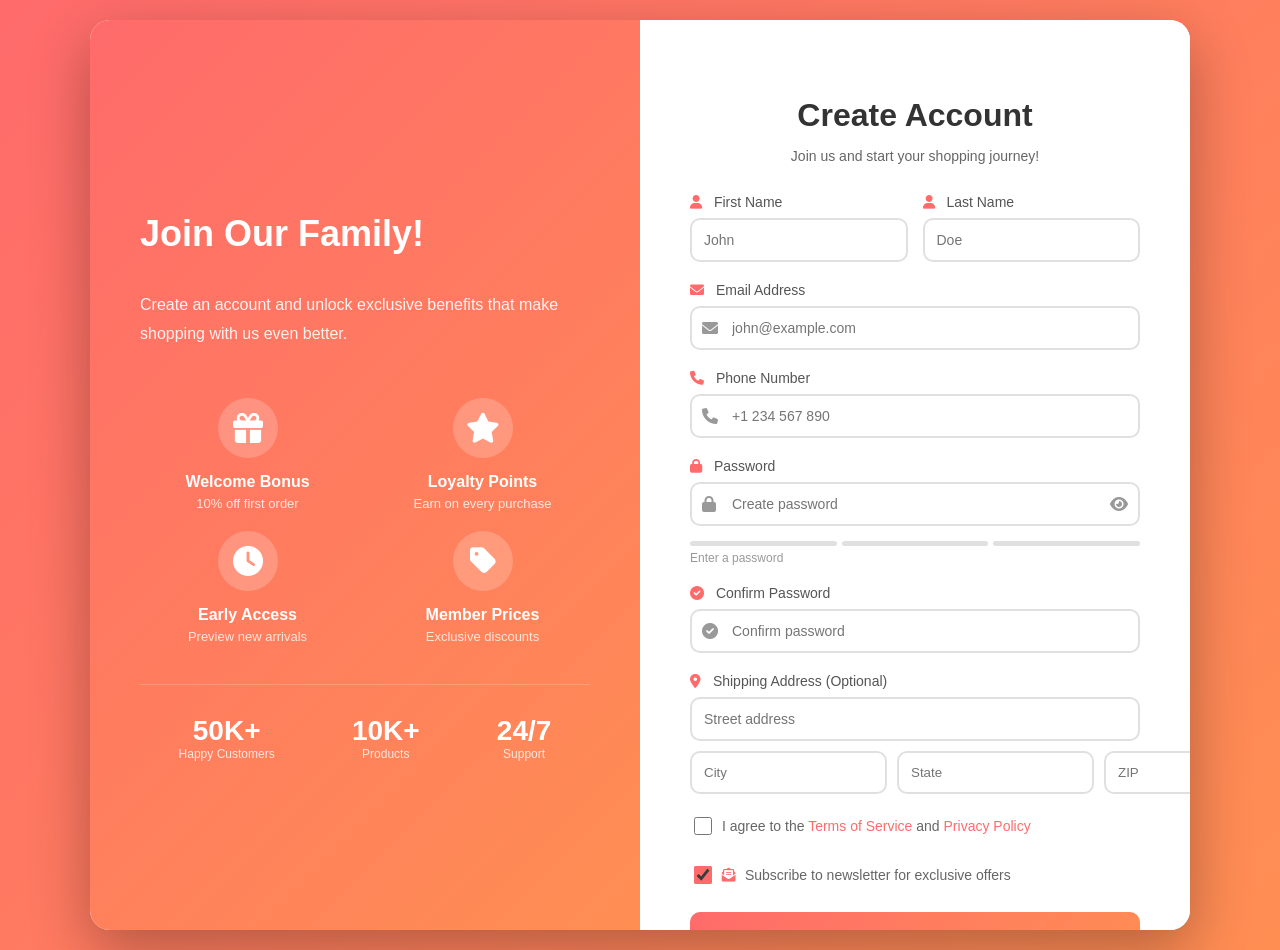
<file: register.html>
<!DOCTYPE html>
<html lang="en">
<head>
    <meta charset="UTF-8">
    <meta name="viewport" content="width=device-width, initial-scale=1.0">
    <title>Register - APSE Shopping</title>
    <link rel="stylesheet" href="https://cdnjs.cloudflare.com/ajax/libs/font-awesome/6.0.0/css/all.min.css">
</head>
<body style="margin: 0; padding: 0; font-family: 'Segoe UI', Tahoma, Geneva, Verdana, sans-serif; background: linear-gradient(135deg, #ff6b6b 0%, #ff8e53 100%); min-height: 100vh; display: flex; align-items: center; justify-content: center;">

    <!-- Main Container -->
    <div style="max-width: 1100px; width: 90%; margin: 20px auto; display: grid; grid-template-columns: 1fr 1fr; background: white; border-radius: 20px; overflow: hidden; box-shadow: 0 20px 60px rgba(0,0,0,0.3); animation: slideIn 0.5s ease;">
        
        <!-- Left Side - Benefits Section -->
        <div style="background: linear-gradient(135deg, #ff6b6b 0%, #ff8e53 100%); padding: 50px; color: white; display: flex; flex-direction: column; justify-content: center;">
            <h1 style="font-size: 36px; margin-bottom: 20px; font-weight: 700;">Join Our Family!</h1>
            <p style="font-size: 16px; line-height: 1.8; margin-bottom: 30px; opacity: 0.9;">Create an account and unlock exclusive benefits that make shopping with us even better.</p>
            
            <!-- Benefits Grid -->
            <div style="display: grid; grid-template-columns: 1fr 1fr; gap: 20px; margin-top: 20px;">
                <div style="text-align: center; animation: slideRight 0.5s ease 0.2s both;">
                    <div style="width: 60px; height: 60px; background: rgba(255,255,255,0.2); border-radius: 50%; display: flex; align-items: center; justify-content: center; margin: 0 auto 15px;">
                        <i class="fas fa-gift" style="font-size: 30px;"></i>
                    </div>
                    <h4 style="margin: 0 0 5px 0; font-size: 16px;">Welcome Bonus</h4>
                    <p style="margin: 0; font-size: 13px; opacity: 0.8;">10% off first order</p>
                </div>
                
                <div style="text-align: center; animation: slideRight 0.5s ease 0.4s both;">
                    <div style="width: 60px; height: 60px; background: rgba(255,255,255,0.2); border-radius: 50%; display: flex; align-items: center; justify-content: center; margin: 0 auto 15px;">
                        <i class="fas fa-star" style="font-size: 30px;"></i>
                    </div>
                    <h4 style="margin: 0 0 5px 0; font-size: 16px;">Loyalty Points</h4>
                    <p style="margin: 0; font-size: 13px; opacity: 0.8;">Earn on every purchase</p>
                </div>
                
                <div style="text-align: center; animation: slideRight 0.5s ease 0.6s both;">
                    <div style="width: 60px; height: 60px; background: rgba(255,255,255,0.2); border-radius: 50%; display: flex; align-items: center; justify-content: center; margin: 0 auto 15px;">
                        <i class="fas fa-clock" style="font-size: 30px;"></i>
                    </div>
                    <h4 style="margin: 0 0 5px 0; font-size: 16px;">Early Access</h4>
                    <p style="margin: 0; font-size: 13px; opacity: 0.8;">Preview new arrivals</p>
                </div>
                
                <div style="text-align: center; animation: slideRight 0.5s ease 0.8s both;">
                    <div style="width: 60px; height: 60px; background: rgba(255,255,255,0.2); border-radius: 50%; display: flex; align-items: center; justify-content: center; margin: 0 auto 15px;">
                        <i class="fas fa-tag" style="font-size: 30px;"></i>
                    </div>
                    <h4 style="margin: 0 0 5px 0; font-size: 16px;">Member Prices</h4>
                    <p style="margin: 0; font-size: 13px; opacity: 0.8;">Exclusive discounts</p>
                </div>
            </div>
            
            <!-- Stats -->
            <div style="display: flex; justify-content: space-around; margin-top: 40px; padding-top: 30px; border-top: 1px solid rgba(255,255,255,0.2);">
                <div style="text-align: center;">
                    <span style="font-size: 28px; font-weight: 700;">50K+</span>
                    <span style="display: block; font-size: 12px; opacity: 0.8;">Happy Customers</span>
                </div>
                <div style="text-align: center;">
                    <span style="font-size: 28px; font-weight: 700;">10K+</span>
                    <span style="display: block; font-size: 12px; opacity: 0.8;">Products</span>
                </div>
                <div style="text-align: center;">
                    <span style="font-size: 28px; font-weight: 700;">24/7</span>
                    <span style="display: block; font-size: 12px; opacity: 0.8;">Support</span>
                </div>
            </div>
        </div>
        
        <!-- Right Side - Registration Form -->
        <div style="padding: 50px; background: white; max-height: 90vh; overflow-y: auto;">
            <div style="text-align: center; margin-bottom: 30px;">
                <h2 style="font-size: 32px; color: #333; margin-bottom: 10px;">Create Account</h2>
                <p style="color: #666; font-size: 14px;">Join us and start your shopping journey!</p>
            </div>
            
            <!-- Registration Form -->
            <form id="registerForm" onsubmit="handleRegister(event)">
                <!-- Name Fields -->
                <div style="display: grid; grid-template-columns: 1fr 1fr; gap: 15px; margin-bottom: 20px;">
                    <div>
                        <label style="display: block; margin-bottom: 8px; color: #555; font-weight: 500; font-size: 14px;">
                            <i class="fas fa-user" style="margin-right: 8px; color: #ff6b6b;"></i>
                            First Name
                        </label>
                        <input 
                            type="text" 
                            id="firstName"
                            placeholder="John"
                            style="width: 100%; padding: 12px; border: 2px solid #e0e0e0; border-radius: 10px; font-size: 14px; transition: all 0.3s; outline: none; box-sizing: border-box;"
                            onfocus="this.style.borderColor='#ff6b6b'"
                            onblur="this.style.borderColor='#e0e0e0'"
                            required
                        >
                        <div id="firstNameError" style="color: #e74c3c; font-size: 12px; margin-top: 5px; display: none;"></div>
                    </div>
                    
                    <div>
                        <label style="display: block; margin-bottom: 8px; color: #555; font-weight: 500; font-size: 14px;">
                            <i class="fas fa-user" style="margin-right: 8px; color: #ff6b6b;"></i>
                            Last Name
                        </label>
                        <input 
                            type="text" 
                            id="lastName"
                            placeholder="Doe"
                            style="width: 100%; padding: 12px; border: 2px solid #e0e0e0; border-radius: 10px; font-size: 14px; transition: all 0.3s; outline: none; box-sizing: border-box;"
                            onfocus="this.style.borderColor='#ff6b6b'"
                            onblur="this.style.borderColor='#e0e0e0'"
                            required
                        >
                        <div id="lastNameError" style="color: #e74c3c; font-size: 12px; margin-top: 5px; display: none;"></div>
                    </div>
                </div>
                
                <!-- Email Field -->
                <div style="margin-bottom: 20px;">
                    <label style="display: block; margin-bottom: 8px; color: #555; font-weight: 500; font-size: 14px;">
                        <i class="fas fa-envelope" style="margin-right: 8px; color: #ff6b6b;"></i>
                        Email Address
                    </label>
                    <div style="position: relative;">
                        <input 
                            type="email" 
                            id="email"
                            placeholder="john@example.com"
                            style="width: 100%; padding: 12px 12px 12px 40px; border: 2px solid #e0e0e0; border-radius: 10px; font-size: 14px; transition: all 0.3s; outline: none; box-sizing: border-box;"
                            onfocus="this.style.borderColor='#ff6b6b'"
                            onblur="this.style.borderColor='#e0e0e0'"
                            required
                        >
                        <i class="fas fa-envelope" style="position: absolute; left: 12px; top: 50%; transform: translateY(-50%); color: #999;"></i>
                    </div>
                    <div id="emailError" style="color: #e74c3c; font-size: 12px; margin-top: 5px; display: none;"></div>
                </div>
                
                <!-- Phone Field -->
                <div style="margin-bottom: 20px;">
                    <label style="display: block; margin-bottom: 8px; color: #555; font-weight: 500; font-size: 14px;">
                        <i class="fas fa-phone" style="margin-right: 8px; color: #ff6b6b;"></i>
                        Phone Number
                    </label>
                    <div style="position: relative;">
                        <input 
                            type="tel" 
                            id="phone"
                            placeholder="+1 234 567 890"
                            style="width: 100%; padding: 12px 12px 12px 40px; border: 2px solid #e0e0e0; border-radius: 10px; font-size: 14px; transition: all 0.3s; outline: none; box-sizing: border-box;"
                            onfocus="this.style.borderColor='#ff6b6b'"
                            onblur="this.style.borderColor='#e0e0e0'"
                        >
                        <i class="fas fa-phone" style="position: absolute; left: 12px; top: 50%; transform: translateY(-50%); color: #999;"></i>
                    </div>
                    <div id="phoneError" style="color: #e74c3c; font-size: 12px; margin-top: 5px; display: none;"></div>
                </div>
                
                <!-- Password Field -->
                <div style="margin-bottom: 15px;">
                    <label style="display: block; margin-bottom: 8px; color: #555; font-weight: 500; font-size: 14px;">
                        <i class="fas fa-lock" style="margin-right: 8px; color: #ff6b6b;"></i>
                        Password
                    </label>
                    <div style="position: relative;">
                        <input 
                            type="password" 
                            id="password"
                            placeholder="Create password"
                            style="width: 100%; padding: 12px 40px 12px 40px; border: 2px solid #e0e0e0; border-radius: 10px; font-size: 14px; transition: all 0.3s; outline: none; box-sizing: border-box;"
                            onfocus="this.style.borderColor='#ff6b6b'"
                            onblur="this.style.borderColor='#e0e0e0'"
                            oninput="checkPasswordStrength()"
                            required
                        >
                        <i class="fas fa-lock" style="position: absolute; left: 12px; top: 50%; transform: translateY(-50%); color: #999;"></i>
                        <i 
                            class="fas fa-eye" 
                            id="togglePassword"
                            style="position: absolute; right: 12px; top: 50%; transform: translateY(-50%); color: #999; cursor: pointer;"
                            onclick="togglePasswordVisibility()"
                        ></i>
                    </div>
                </div>
                
                <!-- Password Strength Meter -->
                <div style="margin-bottom: 20px;">
                    <div style="display: flex; gap: 5px; margin-bottom: 5px;">
                        <div id="strength1" style="height: 5px; flex: 1; background: #e0e0e0; border-radius: 5px; transition: all 0.3s;"></div>
                        <div id="strength2" style="height: 5px; flex: 1; background: #e0e0e0; border-radius: 5px; transition: all 0.3s;"></div>
                        <div id="strength3" style="height: 5px; flex: 1; background: #e0e0e0; border-radius: 5px; transition: all 0.3s;"></div>
                    </div>
                    <div id="strengthText" style="font-size: 12px; color: #999;">Enter a password</div>
                    <div id="passwordError" style="color: #e74c3c; font-size: 12px; margin-top: 5px; display: none;"></div>
                </div>
                
                <!-- Confirm Password -->
                <div style="margin-bottom: 20px;">
                    <label style="display: block; margin-bottom: 8px; color: #555; font-weight: 500; font-size: 14px;">
                        <i class="fas fa-check-circle" style="margin-right: 8px; color: #ff6b6b;"></i>
                        Confirm Password
                    </label>
                    <div style="position: relative;">
                        <input 
                            type="password" 
                            id="confirmPassword"
                            placeholder="Confirm password"
                            style="width: 100%; padding: 12px 12px 12px 40px; border: 2px solid #e0e0e0; border-radius: 10px; font-size: 14px; transition: all 0.3s; outline: none; box-sizing: border-box;"
                            onfocus="this.style.borderColor='#ff6b6b'"
                            onblur="this.style.borderColor='#e0e0e0'"
                            required
                        >
                        <i class="fas fa-check-circle" style="position: absolute; left: 12px; top: 50%; transform: translateY(-50%); color: #999;"></i>
                    </div>
                    <div id="confirmError" style="color: #e74c3c; font-size: 12px; margin-top: 5px; display: none;"></div>
                </div>
                
                <!-- Address (Optional but recommended) -->
                <div style="margin-bottom: 20px;">
                    <label style="display: block; margin-bottom: 8px; color: #555; font-weight: 500; font-size: 14px;">
                        <i class="fas fa-map-marker-alt" style="margin-right: 8px; color: #ff6b6b;"></i>
                        Shipping Address (Optional)
                    </label>
                    <input 
                        type="text" 
                        id="address"
                        placeholder="Street address"
                        style="width: 100%; padding: 12px; border: 2px solid #e0e0e0; border-radius: 10px; font-size: 14px; margin-bottom: 10px; box-sizing: border-box;"
                    >
                    <div style="display: grid; grid-template-columns: 2fr 1fr 1fr; gap: 10px;">
                        <input type="text" id="city" placeholder="City" style="padding: 12px; border: 2px solid #e0e0e0; border-radius: 10px;">
                        <input type="text" id="state" placeholder="State" style="padding: 12px; border: 2px solid #e0e0e0; border-radius: 10px;">
                        <input type="text" id="zip" placeholder="ZIP" style="padding: 12px; border: 2px solid #e0e0e0; border-radius: 10px;">
                    </div>
                </div>
                
                <!-- Terms and Conditions -->
                <div style="margin-bottom: 25px;">
                    <label style="display: flex; align-items: center; color: #666; font-size: 14px; cursor: pointer;">
                        <input 
                            type="checkbox" 
                            id="terms"
                            style="margin-right: 10px; width: 18px; height: 18px; cursor: pointer; accent-color: #ff6b6b;"
                            required
                        >
                        <span>I agree to the 
                            <a href="#" style="color: #ff6b6b; text-decoration: none;" onmouseover="this.style.textDecoration='underline'" onmouseout="this.style.textDecoration='none'">Terms of Service</a> 
                            and 
                            <a href="#" style="color: #ff6b6b; text-decoration: none;" onmouseover="this.style.textDecoration='underline'" onmouseout="this.style.textDecoration='none'">Privacy Policy</a>
                        </span>
                    </label>
                    <div id="termsError" style="color: #e74c3c; font-size: 12px; margin-top: 5px; display: none;"></div>
                </div>
                
                <!-- Newsletter Option -->
                <div style="margin-bottom: 25px;">
                    <label style="display: flex; align-items: center; color: #666; font-size: 14px; cursor: pointer;">
                        <input 
                            type="checkbox" 
                            id="newsletter"
                            style="margin-right: 10px; width: 18px; height: 18px; cursor: pointer; accent-color: #ff6b6b;"
                            checked
                        >
                        <span><i class="fas fa-envelope-open-text" style="color: #ff6b6b; margin-right: 5px;"></i> Subscribe to newsletter for exclusive offers</span>
                    </label>
                </div>
                
                <!-- Register Button -->
                <button 
                    type="submit"
                    style="width: 100%; padding: 16px; background: linear-gradient(135deg, #ff6b6b 0%, #ff8e53 100%); color: white; border: none; border-radius: 10px; font-size: 16px; font-weight: 600; cursor: pointer; transition: all 0.3s; position: relative; overflow: hidden; margin-bottom: 25px;"
                    onmouseover="this.style.transform='translateY(-2px)'; this.style.boxShadow='0 10px 25px rgba(255,107,107,0.4)'"
                    onmouseout="this.style.transform='translateY(0)'; this.style.boxShadow='none'"
                >
                    <span id="buttonText">Create Account</span>
                    <span id="buttonSpinner" style="display: none; position: absolute; right: 20px; top: 50%; transform: translateY(-50%);">
                        <i class="fas fa-spinner fa-spin"></i>
                    </span>
                </button>
                
                <!-- Social Registration -->
                <div style="position: relative; text-align: center; margin-bottom: 25px;">
                    <span style="background: white; padding: 0 15px; color: #999; font-size: 14px; position: relative; z-index: 1;">Or sign up with</span>
                    <div style="position: absolute; top: 50%; left: 0; right: 0; height: 1px; background: #e0e0e0; z-index: 0;"></div>
                </div>
                
                <div style="display: grid; grid-template-columns: 1fr 1fr; gap: 15px; margin-bottom: 25px;">
                    <button 
                        type="button"
                        onclick="handleSocialRegister('google')"
                        style="padding: 12px; background: white; border: 2px solid #e0e0e0; border-radius: 10px; font-size: 14px; font-weight: 500; color: #333; cursor: pointer; transition: all 0.3s; display: flex; align-items: center; justify-content: center; gap: 10px;"
                        onmouseover="this.style.borderColor='#DB4437'"
                        onmouseout="this.style.borderColor='#e0e0e0'"
                    >
                        <i class="fab fa-google" style="color: #DB4437; font-size: 18px;"></i>
                        Google
                    </button>
                    
                    <button 
                        type="button"
                        onclick="handleSocialRegister('facebook')"
                        style="padding: 12px; background: white; border: 2px solid #e0e0e0; border-radius: 10px; font-size: 14px; font-weight: 500; color: #333; cursor: pointer; transition: all 0.3s; display: flex; align-items: center; justify-content: center; gap: 10px;"
                        onmouseover="this.style.borderColor='#4267B2'"
                        onmouseout="this.style.borderColor='#e0e0e0'"
                    >
                        <i class="fab fa-facebook" style="color: #4267B2; font-size: 18px;"></i>
                        Facebook
                    </button>
                </div>
                
                <!-- Login Link -->
                <p style="text-align: center; color: #666; font-size: 14px;">
                    Already have an account? 
                    <a 
                        href="login.html" 
                        style="color: #ff6b6b; text-decoration: none; font-weight: 600;"
                        onmouseover="this.style.textDecoration='underline'"
                        onmouseout="this.style.textDecoration='none'"
                    >
                        Sign in
                    </a>
                </p>
            </form>
        </div>
    </div>
    
    <!-- Success Modal -->
    <div id="successModal" style="display: none; position: fixed; top: 0; left: 0; right: 0; bottom: 0; background: rgba(0,0,0,0.5); align-items: center; justify-content: center; z-index: 1000;">
        <div style="background: white; padding: 40px; border-radius: 20px; width: 90%; max-width: 400px; text-align: center; animation: modalSlide 0.3s ease;">
            <div style="width: 80px; height: 80px; background: #4CAF50; border-radius: 50%; display: flex; align-items: center; justify-content: center; margin: 0 auto 20px;">
                <i class="fas fa-check" style="font-size: 40px; color: white;"></i>
            </div>
            <h3 style="font-size: 24px; margin-bottom: 10px; color: #333;">Registration Successful!</h3>
            <p style="color: #666; margin-bottom: 25px;">Welcome to APSE Shopping! You can now login to your account.</p>
            <button 
                onclick="redirectToLogin()"
                style="padding: 15px 30px; background: linear-gradient(135deg, #ff6b6b 0%, #ff8e53 100%); color: white; border: none; border-radius: 10px; font-size: 16px; font-weight: 600; cursor: pointer;"
                onmouseover="this.style.opacity='0.9'"
                onmouseout="this.style.opacity='1'"
            >
                Go to Login
            </button>
        </div>
    </div>
    
    <!-- Toast Notification -->
    <div id="toast" style="visibility: hidden; min-width: 250px; background: #333; color: white; text-align: center; border-radius: 10px; padding: 16px; position: fixed; z-index: 1001; left: 50%; bottom: 30px; transform: translateX(-50%); box-shadow: 0 5px 15px rgba(0,0,0,0.3);"></div>
    
    <style>
        @keyframes slideIn {
            from {
                opacity: 0;
                transform: translateY(30px);
            }
            to {
                opacity: 1;
                transform: translateY(0);
            }
        }
        
        @keyframes slideRight {
            from {
                opacity: 0;
                transform: translateX(-30px);
            }
            to {
                opacity: 1;
                transform: translateX(0);
            }
        }
        
        @keyframes modalSlide {
            from {
                opacity: 0;
                transform: translateY(-50px);
            }
            to {
                opacity: 1;
                transform: translateY(0);
            }
        }
        
        @keyframes shake {
            0%, 100% { transform: translateX(0); }
            10%, 30%, 50%, 70%, 90% { transform: translateX(-5px); }
            20%, 40%, 60%, 80% { transform: translateX(5px); }
        }
        
        .shake {
            animation: shake 0.5s ease;
        }
        
        #toast.show {
            visibility: visible;
            animation: fadeIn 0.5s, fadeOut 0.5s 2.5s;
        }
        
        @keyframes fadeIn {
            from {bottom: 0; opacity: 0;}
            to {bottom: 30px; opacity: 1;}
        }
        
        @keyframes fadeOut {
            from {bottom: 30px; opacity: 1;}
            to {bottom: 0; opacity: 0;}
        }
        
        @media (max-width: 768px) {
            div[style*="grid-template-columns: 1fr 1fr"] {
                grid-template-columns: 1fr !important;
            }
            div[style*="background: linear-gradient(135deg, #ff6b6b 0%, #ff8e53 100%)"] {
                display: none;
            }
        }
    </style>
    
    <script>
        // Toggle password visibility
        function togglePasswordVisibility() {
            const passwordInput = document.getElementById('password');
            const toggleIcon = document.getElementById('togglePassword');
            
            if (passwordInput.type === 'password') {
                passwordInput.type = 'text';
                toggleIcon.classList.remove('fa-eye');
                toggleIcon.classList.add('fa-eye-slash');
            } else {
                passwordInput.type = 'password';
                toggleIcon.classList.remove('fa-eye-slash');
                toggleIcon.classList.add('fa-eye');
            }
        }
        
        // Check password strength
        function checkPasswordStrength() {
            const password = document.getElementById('password').value;
            const strength1 = document.getElementById('strength1');
            const strength2 = document.getElementById('strength2');
            const strength3 = document.getElementById('strength3');
            const strengthText = document.getElementById('strengthText');
            
            let strength = 0;
            
            // Check length
            if (password.length >= 8) strength++;
            
            // Check for numbers
            if (/\d/.test(password)) strength++;
            
            // Check for special characters and uppercase
            if (/[!@#$%^&*(),.?":{}|<>]/.test(password) || /[A-Z]/.test(password)) strength++;
            
            // Update strength meter
            const colors = ['#e0e0e0', '#e74c3c', '#f39c12', '#4CAF50'];
            const texts = ['Enter a password', 'Weak', 'Medium', 'Strong'];
            
            strength1.style.background = strength >= 1 ? colors[1] : colors[0];
            strength2.style.background = strength >= 2 ? colors[2] : colors[0];
            strength3.style.background = strength >= 3 ? colors[3] : colors[0];
            
            strengthText.textContent = texts[strength];
            strengthText.style.color = strength === 3 ? '#4CAF50' : strength === 2 ? '#f39c12' : strength === 1 ? '#e74c3c' : '#999';
        }
        
        // Validate email
        function validateEmail(email) {
            const re = /^[^\s@]+@[^\s@]+\.[^\s@]+$/;
            return re.test(email);
        }
        
        // Validate phone
        function validatePhone(phone) {
            const re = /^[\+]?[(]?[0-9]{3}[)]?[-\s\.]?[0-9]{3}[-\s\.]?[0-9]{4,6}$/;
            return re.test(phone);
        }
        
        // Show toast notification
        function showToast(message, type) {
            const toast = document.getElementById('toast');
            toast.textContent = message;
            toast.style.background = type === 'success' ? '#4CAF50' : type === 'error' ? '#f44336' : '#ff9800';
            toast.className = 'show';
            
            setTimeout(() => {
                toast.className = toast.className.replace('show', '');
            }, 3000);
        }
        
        // Handle registration
        function handleRegister(event) {
            event.preventDefault();
            
            const firstName = document.getElementById('firstName').value;
            const lastName = document.getElementById('lastName').value;
            const email = document.getElementById('email').value;
            const phone = document.getElementById('phone').value;
            const password = document.getElementById('password').value;
            const confirmPassword = document.getElementById('confirmPassword').value;
            const address = document.getElementById('address').value;
            const city = document.getElementById('city').value;
            const state = document.getElementById('state').value;
            const zip = document.getElementById('zip').value;
            const terms = document.getElementById('terms').checked;
            const newsletter = document.getElementById('newsletter').checked;
            
            const button = event.target.querySelector('button[type="submit"]');
            const buttonText = document.getElementById('buttonText');
            const buttonSpinner = document.getElementById('buttonSpinner');
            
            let isValid = true;
            
            // Reset errors
            document.querySelectorAll('[id$="Error"]').forEach(el => {
                el.style.display = 'none';
            });
            
            // Validate first name
            if (!firstName) {
                document.getElementById('firstNameError').textContent = 'First name is required';
                document.getElementById('firstNameError').style.display = 'block';
                document.getElementById('firstName').style.borderColor = '#e74c3c';
                isValid = false;
            }
            
            // Validate last name
            if (!lastName) {
                document.getElementById('lastNameError').textContent = 'Last name is required';
                document.getElementById('lastNameError').style.display = 'block';
                document.getElementById('lastName').style.borderColor = '#e74c3c';
                isValid = false;
            }
            
            // Validate email
            if (!email) {
                document.getElementById('emailError').textContent = 'Email is required';
                document.getElementById('emailError').style.display = 'block';
                document.getElementById('email').style.borderColor = '#e74c3c';
                isValid = false;
            } else if (!validateEmail(email)) {
                document.getElementById('emailError').textContent = 'Please enter a valid email';
                document.getElementById('emailError').style.display = 'block';
                document.getElementById('email').style.borderColor = '#e74c3c';
                isValid = false;
            }
            
            // Validate phone (if provided)
            if (phone && !validatePhone(phone)) {
                document.getElementById('phoneError').textContent = 'Please enter a valid phone number';
                document.getElementById('phoneError').style.display = 'block';
                document.getElementById('phone').style.borderColor = '#e74c3c';
                isValid = false;
            }
            
            // Validate password
            if (!password) {
                document.getElementById('passwordError').textContent = 'Password is required';
                document.getElementById('passwordError').style.display = 'block';
                document.getElementById('password').style.borderColor = '#e74c3c';
                isValid = false;
            } else if (password.length < 6) {
                document.getElementById('passwordError').textContent = 'Password must be at least 6 characters';
                document.getElementById('passwordError').style.display = 'block';
                document.getElementById('password').style.borderColor = '#e74c3c';
                isValid = false;
            }
            
            // Validate confirm password
            if (password !== confirmPassword) {
                document.getElementById('confirmError').textContent = 'Passwords do not match';
                document.getElementById('confirmError').style.display = 'block';
                document.getElementById('confirmPassword').style.borderColor = '#e74c3c';
                isValid = false;
            }
            
            // Validate terms
            if (!terms) {
                document.getElementById('termsError').textContent = 'You must agree to the terms and conditions';
                document.getElementById('termsError').style.display = 'block';
                isValid = false;
            }
            
            // Check if email already exists
            const users = JSON.parse(localStorage.getItem('users')) || [];
            if (users.some(u => u.email === email)) {
                document.getElementById('emailError').textContent = 'Email already registered';
                document.getElementById('emailError').style.display = 'block';
                document.getElementById('email').style.borderColor = '#e74c3c';
                isValid = false;
            }
            
            if (!isValid) {
                document.querySelector('.register-container')?.classList.add('shake');
                setTimeout(() => {
                    document.querySelector('.register-container')?.classList.remove('shake');
                }, 500);
                return;
            }
            
            // Show loading state
            buttonText.textContent = 'Creating Account...';
            buttonSpinner.style.display = 'inline';
            button.disabled = true;
            button.style.opacity = '0.7';
            
            // Simulate API call
            setTimeout(() => {
                // Create new user
                const newUser = {
                    id: Date.now(),
                    firstName: firstName,
                    lastName: lastName,
                    email: email,
                    password: password, // In real app, this would be hashed
                    phone: phone || '',
                    avatar: `https://randomuser.me/api/portraits/${Math.random() > 0.5 ? 'men' : 'women'}/${Math.floor(Math.random() * 50)}.jpg`,
                    joinDate: new Date().toISOString().split('T')[0],
                    orders: [],
                    wishlist: [],
                    addresses: address ? [
                        {
                            id: 1,
                            street: address,
                            city: city,
                            state: state,
                            zip: zip,
                            isDefault: true
                        }
                    ] : [],
                    paymentMethods: [],
                    preferences: {
                        newsletter: newsletter
                    }
                };
                
                // Add to users list
                users.push(newUser);
                localStorage.setItem('users', JSON.stringify(users));
                
                // Reset button
                buttonText.textContent = 'Create Account';
                buttonSpinner.style.display = 'none';
                button.disabled = false;
                button.style.opacity = '1';
                
                // Show success modal
                document.getElementById('successModal').style.display = 'flex';
                
                // Reset form
                document.getElementById('registerForm').reset();
                
                // Reset password strength
                document.getElementById('strength1').style.background = '#e0e0e0';
                document.getElementById('strength2').style.background = '#e0e0e0';
                document.getElementById('strength3').style.background = '#e0e0e0';
                document.getElementById('strengthText').textContent = 'Enter a password';
            }, 2000);
        }
        
        // Handle social registration
        function handleSocialRegister(provider) {
            showToast(`Signing up with ${provider}...`, 'info');
            
            setTimeout(() => {
                // Create social user
                const socialUser = {
                    id: Date.now(),
                    firstName: provider === 'google' ? 'Google' : 'Facebook',
                    lastName: 'User',
                    email: `user_${Date.now()}@${provider}.com`,
                    avatar: `https://randomuser.me/api/portraits/${provider === 'google' ? 'men' : 'women'}/${Math.floor(Math.random() * 50)}.jpg`,
                    joinDate: new Date().toISOString().split('T')[0],
                    provider: provider,
                    orders: [],
                    wishlist: [],
                    addresses: [],
                    paymentMethods: [],
                    preferences: {
                        newsletter: true
                    }
                };
                
                // Add to users list
                const users = JSON.parse(localStorage.getItem('users')) || [];
                users.push(socialUser);
                localStorage.setItem('users', JSON.stringify(users));
                
                // Auto login
                const { password, ...userWithoutPassword } = socialUser;
                const session = {
                    user: userWithoutPassword,
                    token: 'token_' + Math.random().toString(36).substr(2, 9),
                    loginTime: new Date().toISOString(),
                    provider: provider
                };
                
                sessionStorage.setItem('currentUser', JSON.stringify(session));
                
                showToast('Registration successful! Redirecting...', 'success');
                
                setTimeout(() => {
                    window.location.href = 'account.html';
                }, 1500);
            }, 1500);
        }
        
        // Redirect to login
        function redirectToLogin() {
            window.location.href = 'login.html';
        }
        
        // Close modal when clicking outside
        window.onclick = function(event) {
            const modal = document.getElementById('successModal');
            if (event.target === modal) {
                modal.style.display = 'none';
                window.location.href = 'login.html';
            }
        };
    </script>
</body>
</html>
</file>
